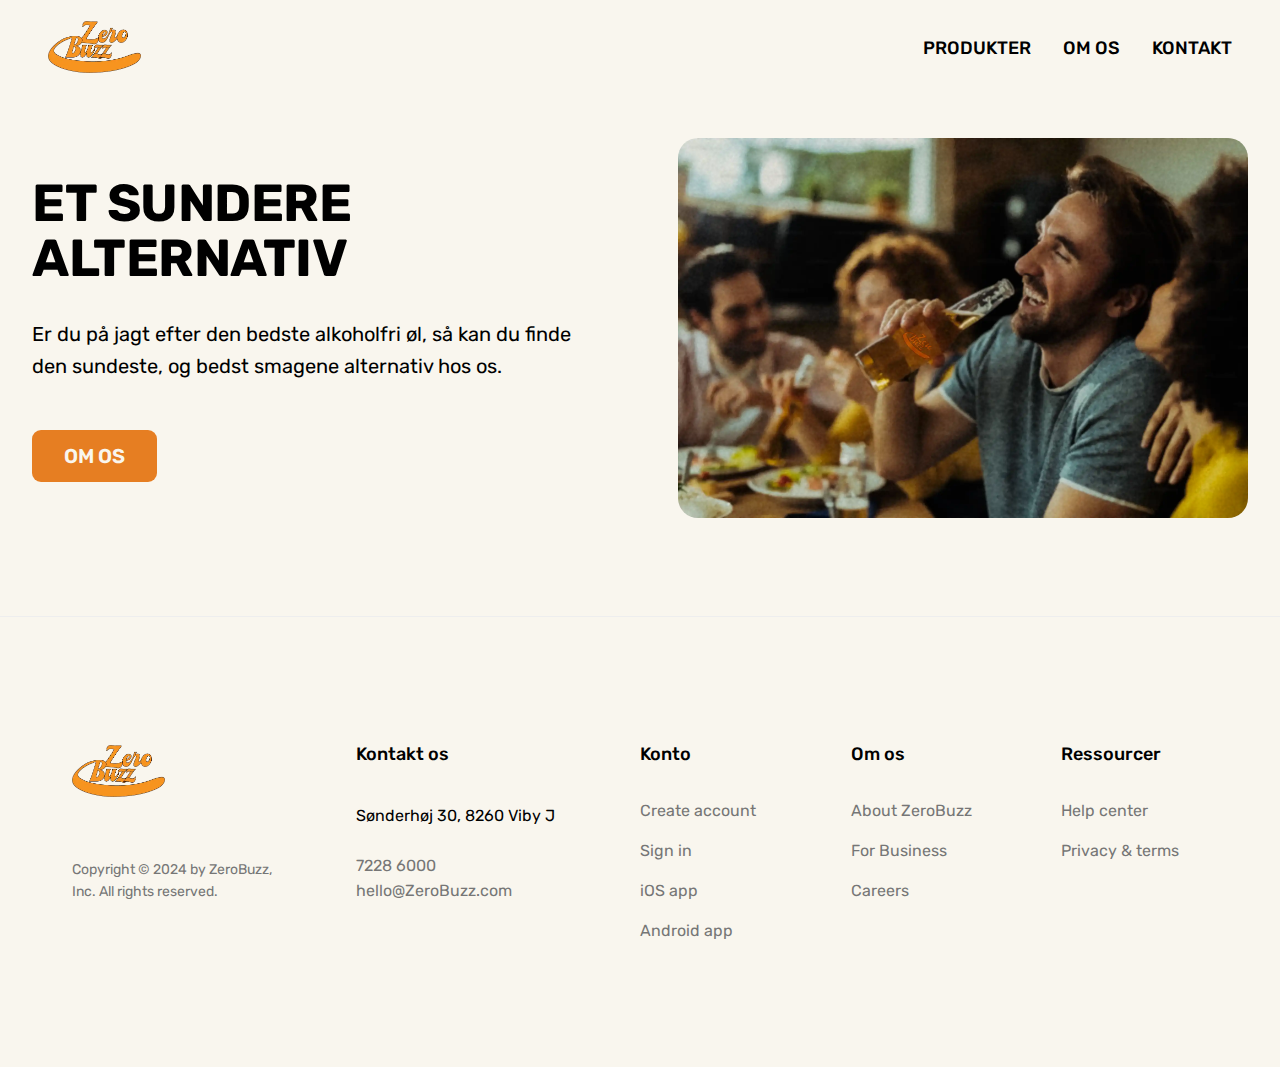
<file: index.html>
<!DOCTYPE html>
<html lang="en">
  <head>
    <meta charset="UTF-8">
    <meta name="viewport" content="width=device-width, initial-scale=1.0">
    <meta name="description" 
    content="Discover the finest alcohol-free beers at ZeroBuzz Brew. 
    Crafted with premium ingredients, our brews offer the full flavor of traditional beer without the alcohol. 
    Perfect for any occasion. Shop now!">


    <link rel="preconnect" href="https://fonts.gstatic.com">
    <link
      href="https://fonts.googleapis.com/css2?family=Rubik:wght@400;500;600;700&display=swap"
      rel="stylesheet">

    <link rel="stylesheet" href="css/style.css" >


    <title>ZeroBuzz Brew</title>
  </head>
<body>

  <!-- Header -->
    <header class="header nav-open">
      <a href="index.html">
        <img class="logo" src="img/Logo/Asset-3.webp" alt="ZeroBuzz Brew logo">
      </a>

      <nav class="main-nav">
        <ul class="sidebar">
          <li onclick=hideSidebar()><a href="#"><svg xmlns="http://www.w3.org/2000/svg" height="26" viewBox="0 96 960 960" width="26"><path d="m249 849-42-42 231-231-231-231 42-42 231 231 231-231 42 42-231 231 231 231-42 42-231-231-231 231Z"/></svg></a></li>
          <li><a class="main-nav-link" href="produkter.html">PRODUKTER</a></li>
          <li><a class="main-nav-link" href="omos.html">OM OS</a></li>
          <li><a class="main-nav-link" href="kontakt.html">KONTAKT</a></li>
        </ul>
        
        <ul class="main-nav-list">
          <li><a class="main-nav-link hideOnMobile" href="produkter.html">PRODUKTER</a></li>
          <li><a class="main-nav-link hideOnMobile" href="omos.html">OM OS</a></li>
          <li><a class="main-nav-link hideOnMobile" href="kontakt.html">KONTAKT</a></li>
          <li class="menu-button" onclick=showSidebar()><a href="#"><svg xmlns="http://www.w3.org/2000/svg" height="26" viewBox="0 96 960 960" width="26"><path d="M120 816v-60h720v60H120Zm0-210v-60h720v60H120Zm0-210v-60h720v60H120Z"/></svg></a></li>
        </ul>
      </nav>

    </header>

<!-- main -->
    <main>
      <section class="section-hero">
        <section class="hero">
          <section class="hero-text-box">
             <h1 class="heading-primary">ET SUNDERE ALTERNATIV</h1>
               <p class="hero-description">
                 Er du på jagt efter den bedste alkoholfri øl, så kan du finde den
                 sundeste, og bedst smagene alternativ hos os.
               </p>

              <a href="omos.html" class="btn btn--outline">OM OS</a>
          </section>

          <section class="hero-img-box">
             <img
              src="img/hero/premium_photo-1661434686191-d4695d9396f0.webp"
              class="hero-img"
              alt="Man enjoying food and his alkoholfree beer">
          </section>
        </section>
      </section>


    </main>
    <footer class="footer">
      <div class="container grid grid--footer">
        <div class="logo-col">
          <a href="index.html" class="footer-logo">
            <img class="logo" src="img/Logo/Asset-3.webp" alt="ZeroBuzz Brew logo">
          </a>

          <ul class="social-links">
            <li>
              <a class="footer-link" href="#"
                ><ion-icon class="social-icon" name="logo-instagram"></ion-icon
              ></a>
            </li>
            <li>
              <a class="footer-link" href="#"
                ><ion-icon class="social-icon" name="logo-facebook"></ion-icon
              ></a>
            </li>
            <li>
              <a class="footer-link" href="#"
                ><ion-icon class="social-icon" name="logo-twitter"></ion-icon
              ></a>
            </li>
          </ul>

          <p class="copyright">
            Copyright &copy; 2024 by ZeroBuzz, Inc. All rights reserved.
          </p>
        </div>
        <div class="address-col">
          <p class="footer-heading">Kontakt os</p>
          <address class="contacts">
            <p class="address">Sønderhøj 30, 8260 Viby J</p>
            <p>
              <a class="footer-link" href="tel:72-28-60-00">7228 6000</a
              ><br>
              <a class="footer-link" href="mailto:hello@ZeroBuzz.com"
                >hello@ZeroBuzz.com</a
              >
            </p>
          </address>
        </div>
        <nav class="nav-col">
          <p class="footer-heading">Konto</p>
          <ul class="footer-nav">
            <li><a class="footer-link" href="#">Create account</a></li>
            <li><a class="footer-link" href="#">Sign in</a></li>
            <li><a class="footer-link" href="#">iOS app</a></li>
            <li><a class="footer-link" href="#">Android app</a></li>
          </ul>
        </nav>

        <nav class="nav-col">
          <p class="footer-heading">Om os</p>
          <ul class="footer-nav">
            <li><a class="footer-link" href="#">About ZeroBuzz</a></li>
            <li><a class="footer-link" href="#">For Business</a></li>
            <li><a class="footer-link" href="#">Careers</a></li>
          </ul>
        </nav>

        <nav class="nav-col">
          <p class="footer-heading">Ressourcer</p>
          <ul class="footer-nav">
            <li><a class="footer-link" href="#">Help center</a></li>
            <li><a class="footer-link" href="#">Privacy & terms</a></li>
          </ul>
        </nav>
      </div>
    </footer>
<!-- script for burger menu bar -->
    <script>
      function showSidebar(){
        const sidebar = document.querySelector('.sidebar')
        sidebar.style.display = 'flex'
      }
      function hideSidebar(){
        const sidebar = document.querySelector('.sidebar')
        sidebar.style.display = 'none'
      }
    </script>


</body>
</html>
</file>
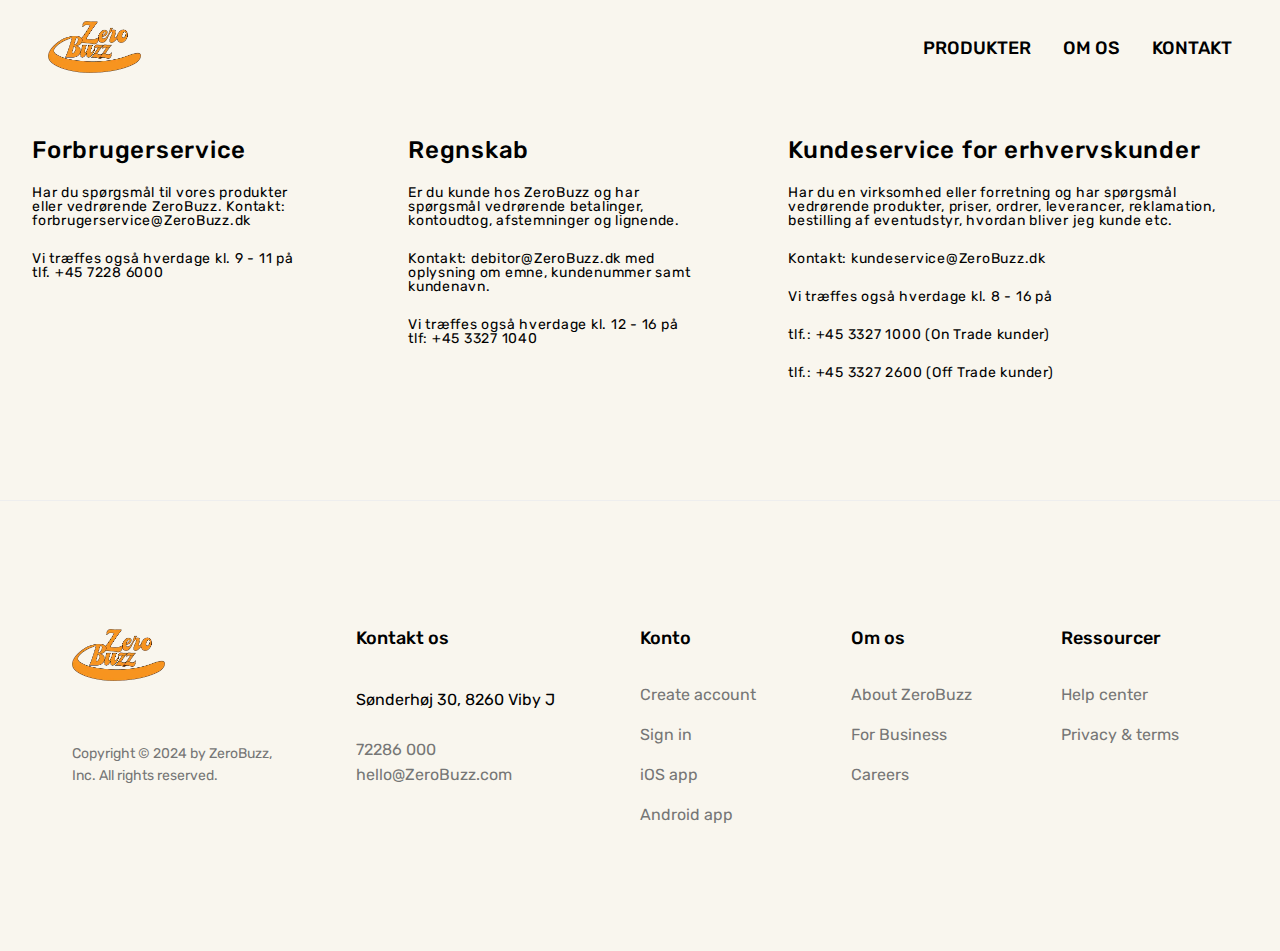
<file: kontakt.html>
<!DOCTYPE html>
<html lang="en">
<head>
  <meta charset="UTF-8">
  <meta name="viewport" content="width=device-width, initial-scale=1.0">
  <meta name="description" content="ZeroBuzz Brew kontakt information">


  <link rel="preconnect" href="https://fonts.gstatic.com">
  <link
    href="https://fonts.googleapis.com/css2?family=Rubik:wght@400;500;600;700&display=swap"
    rel="stylesheet">

  <link rel="stylesheet" href="css/style.css" >

  <title>ZeroBuzz Brew kontakt</title>

</head>
<body>
  <header class="header nav-open">
    <a href="index.html">
      <img class="logo" src="img/Logo/Asset-3.webp" alt="ZeroBuzz Brew logo">
    </a>

    <nav class="main-nav">
      <ul class="sidebar">
        <li onclick=hideSidebar()><a href="#"><svg xmlns="http://www.w3.org/2000/svg" height="26" viewBox="0 96 960 960" width="26"><path d="m249 849-42-42 231-231-231-231 42-42 231 231 231-231 42 42-231 231 231 231-42 42-231-231-231 231Z"/></svg></a></li>
        <li><a class="main-nav-link-hide" href="produkter.html">PRODUKTER</a></li>
        <li><a class="main-nav-link-hide" href="omos.html">OM OS</a></li>
        <li><a class="main-nav-link-hide" href="kontakt.html">KONTAKT</a></li>
      </ul>
      <ul class="main-nav-list">
        <li><a class="main-nav-link hideOnMobile" href="produkter.html">PRODUKTER</a></li>
        <li><a class="main-nav-link hideOnMobile" href="omos.html">OM OS</a></li>
        <li><a class="main-nav-link hideOnMobile" href="kontakt.html">KONTAKT</a></li>
        <li class="menu-button" onclick=showSidebar()><a href="#"><svg xmlns="http://www.w3.org/2000/svg" height="26" viewBox="0 96 960 960" width="26"><path d="M120 816v-60h720v60H120Zm0-210v-60h720v60H120Zm0-210v-60h720v60H120Z"/></svg></a></li>
      </ul>
    </nav>

  </header>



<section class="info-section">
  <div class="info-box">
    <div class="info-Forbrugerservice">

      <h2>Forbrugerservice</h2>
      <p>Har du spørgsmål til vores produkter eller vedrørende ZeroBuzz.
        Kontakt: forbrugerservice@ZeroBuzz.dk</p>
        <p>Vi træffes også hverdage kl. 9 - 11 på tlf. +45 7228 6000</p>


    </div>

  <div class="info-Regnskab">
   <h2>Regnskab</h2>
   <p>Er du kunde hos ZeroBuzz og har spørgsmål vedrørende betalinger, kontoudtog, afstemninger og lignende.</p>
   <p>Kontakt: debitor@ZeroBuzz.dk med oplysning om emne, kundenummer samt kundenavn.</p>
   <p>Vi træffes også hverdage kl. 12 - 16 på tlf:
    +45 3327 1040</p>
  </div>

  <div class="info-Kundeservice">
    <h2>Kundeservice for erhvervskunder</h2>
        <p>Har du en virksomhed eller forretning og har spørgsmål vedrørende 
           produkter, priser, ordrer, leverancer, reklamation, bestilling af eventudstyr, hvordan bliver jeg kunde etc.</p>
        <p>Kontakt: kundeservice@ZeroBuzz.dk</p>
        <p>Vi træffes også hverdage kl. 8 - 16 på</p>
        <p>tlf.: +45 3327 1000 (On Trade kunder)</p>
        <p>tlf.: +45 3327 2600 (Off Trade kunder)</p>

    </div>
  </div>
</section>


<footer class="footer">
  <div class="container grid grid--footer">
    <div class="logo-col">
          <a href="index.html" class="footer-logo">
            <img class="logo" src="img/Logo/Asset-3.webp" alt="ZeroBuzz Brew logo">
          </a>

          <ul class="social-links">
            <li>
              <a class="footer-link" href="#"
                ><ion-icon class="social-icon" name="logo-instagram"></ion-icon
              ></a>
            </li>
            <li>
              <a class="footer-link" href="#"
                ><ion-icon class="social-icon" name="logo-facebook"></ion-icon
              ></a>
            </li>
            <li>
              <a class="footer-link" href="#"
                ><ion-icon class="social-icon" name="logo-twitter"></ion-icon
              ></a>
            </li>
          </ul>

          <p class="copyright">
            Copyright &copy; 2024 by ZeroBuzz, Inc. All rights reserved.
          </p>
        </div>
        <div class="address-col">
          <p class="footer-heading">Kontakt os</p>
          <address class="contacts">
            <p class="address">Sønderhøj 30, 8260 Viby J</p>
            <p>
              <a class="footer-link" href="tel:72-28-60-00">72286 000</a
              ><br>
              <a class="footer-link" href="mailto:hello@ZeroBuzz.com"
                >hello@ZeroBuzz.com</a
              >
            </p>
          </address>
        </div>
        <nav class="nav-col">
          <p class="footer-heading">Konto</p>
          <ul class="footer-nav">
            <li><a class="footer-link" href="#">Create account</a></li>
            <li><a class="footer-link" href="#">Sign in</a></li>
            <li><a class="footer-link" href="#">iOS app</a></li>
            <li><a class="footer-link" href="#">Android app</a></li>
          </ul>
        </nav>

        <nav class="nav-col">
          <p class="footer-heading">Om os</p>
          <ul class="footer-nav">
            <li><a class="footer-link" href="#">About ZeroBuzz</a></li>
            <li><a class="footer-link" href="#">For Business</a></li>
            <li><a class="footer-link" href="#">Careers</a></li>
          </ul>
        </nav>

        <nav class="nav-col">
          <p class="footer-heading">Ressourcer</p>
          <ul class="footer-nav">
            <li><a class="footer-link" href="#">Help center</a></li>
            <li><a class="footer-link" href="#">Privacy & terms</a></li>
          </ul>
        </nav>
      </div>
    </footer>
    <!-- script for burger menu bar -->
    <script>
      function showSidebar(){
        const sidebar = document.querySelector('.sidebar')
        sidebar.style.display = 'flex'
      }
      function hideSidebar(){
        const sidebar = document.querySelector('.sidebar')
        sidebar.style.display = 'none'
      }
    </script>
</body>
</html>
</file>
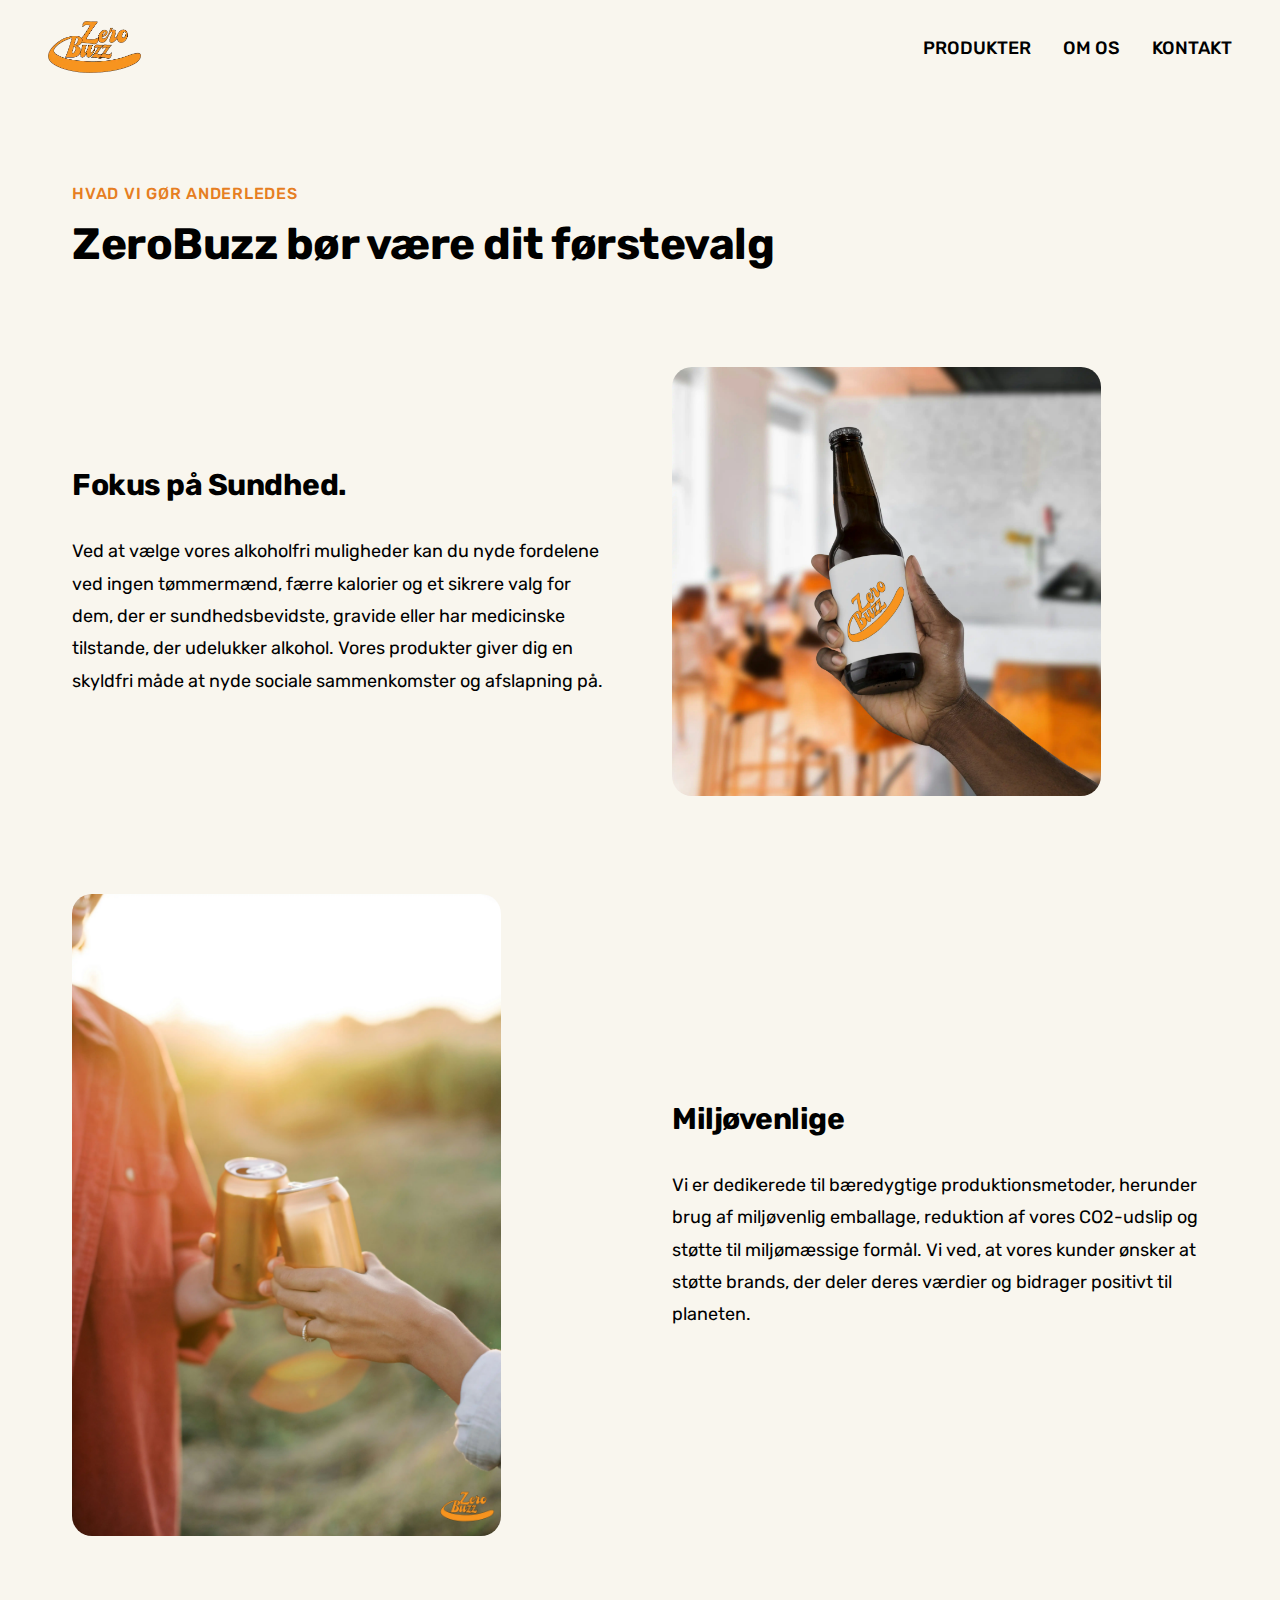
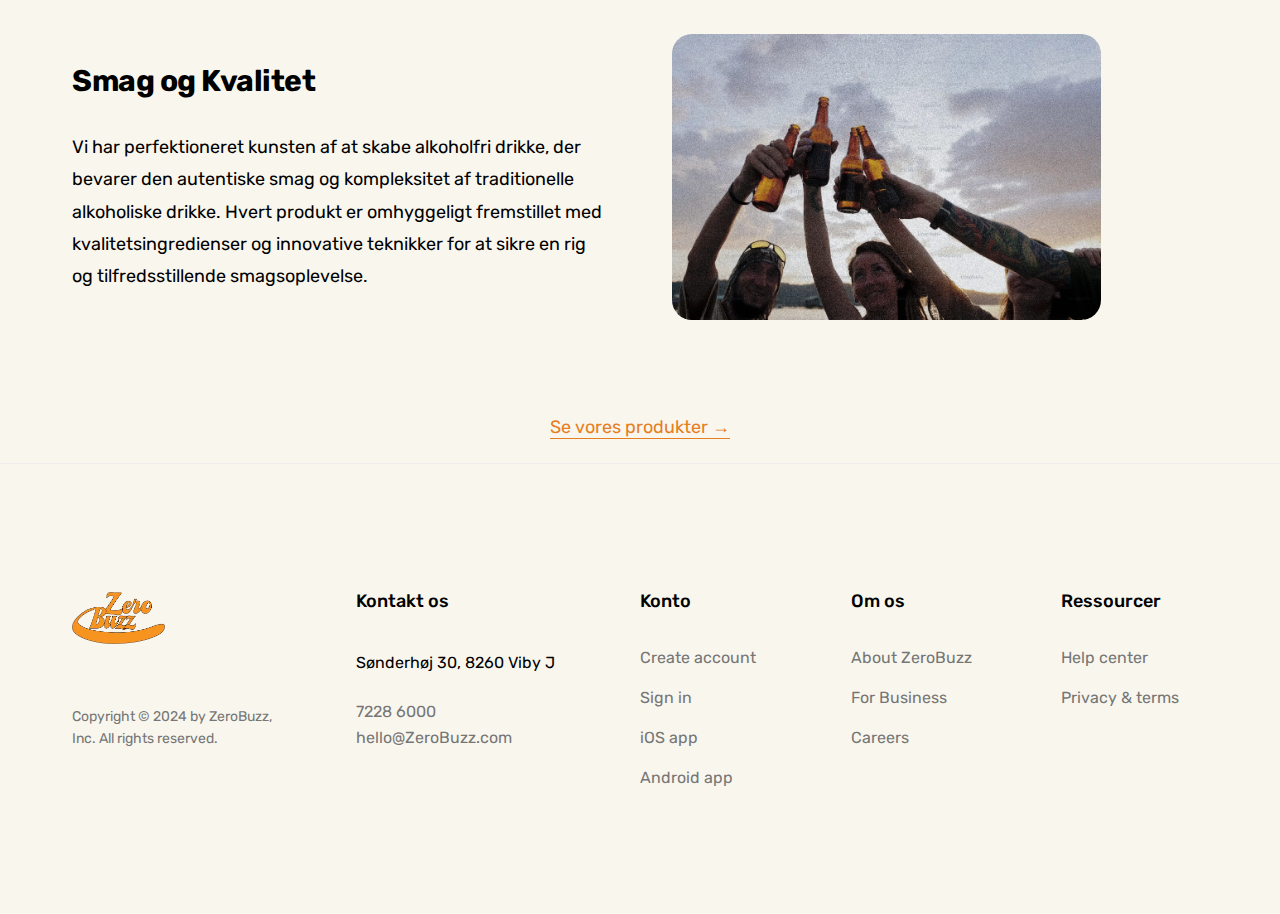
<file: omos.html>
<!DOCTYPE html>
<html lang="en">
  <head>
    <meta charset="UTF-8">
    <meta name="viewport" content="width=device-width, initial-scale=1.0">
    <meta name="description" 
    content="we are deeply committed to environmental sustainability. 
    We believe that great beer should not come at the expense of our planet. 
    Here are some of the ways we are working to minimize our environmental impact">


    <link rel="preconnect" href="https://fonts.gstatic.com">
    <link
      href="https://fonts.googleapis.com/css2?family=Rubik:wght@400;500;600;700&display=swap"
      rel="stylesheet">

    <link rel="stylesheet" href="css/style.css" >

    <title>ZeroBuzz Brew Om-os</title>
  </head>
<body>

    <header class="header nav-open">
      <a href="index.html">
        <img class="logo" src="img/Logo/Asset-3.webp" alt="ZeroBuzz Brew logo">
      </a>

      <nav class="main-nav">
        <ul class="sidebar">
          <li onclick=hideSidebar()><a href="#"><svg xmlns="http://www.w3.org/2000/svg" height="26" viewBox="0 96 960 960" width="26"><path d="m249 849-42-42 231-231-231-231 42-42 231 231 231-231 42 42-231 231 231 231-42 42-231-231-231 231Z"/></svg></a></li>
          <li><a class="main-nav-link-hide" href="produkter.html">PRODUKTER</a></li>
          <li><a class="main-nav-link-hide" href="omos.html">OM OS</a></li>
          <li><a class="main-nav-link-hide" href="kontakt.html">KONTAKT</a></li>
        </ul>
        <ul class="main-nav-list">
          <li><a class="main-nav-link hideOnMobile" href="produkter.html">PRODUKTER</a></li>
          <li><a class="main-nav-link hideOnMobile" href="omos.html">OM OS</a></li>
          <li><a class="main-nav-link hideOnMobile" href="kontakt.html">KONTAKT</a></li>
          <li class="menu-button" onclick=showSidebar()><a href="#"><svg xmlns="http://www.w3.org/2000/svg" height="26" viewBox="0 96 960 960" width="26"><path d="M120 816v-60h720v60H120Zm0-210v-60h720v60H120Zm0-210v-60h720v60H120Z"/></svg></a></li>
        </ul>
      </nav>



    </header>
    


    <main>
<!-- OM OS SECTION -->
      <section class="section-how">
        <div class="container">
          <span class="subheading">hvad vi gør anderledes</span>
          <h2 class="heading-secondary">
            ZeroBuzz bør være dit førstevalg
          </h2>
        </div>
<!-- DEL 1  -->
        <div class="container grid grid--2-cols grid--center-v">
          <div class="step-text-box">
            <h3 class="heading-tertiary">Fokus på Sundhed.</h3>
            <p class="step-description">
              Ved at vælge vores alkoholfri muligheder kan du nyde fordelene ved ingen tømmermænd, 
              færre kalorier og et sikrere valg for dem, 
              der er sundhedsbevidste, gravide eller har medicinske tilstande, der udelukker alkohol. 
              Vores produkter giver dig en skyldfri måde at nyde sociale sammenkomster og afslapning på.
            </p>
          </div>
          <div class="step-img-box">
            <img
              src="img/om-os/anomaly-krf2UjxxTfs-unsplash.webp"
              class="step-img"
              alt="picture of ZeroBuzz beer">
          </div>
<!-- DEL 2  -->

          <div class="step-img-box">
            <img
              src="img/om-os/muddlers-canned-cocktails-v1EwQqhYyks-unsplash.webp"
              class="step-img"
              alt="enjoy a can of ZeroBuzz while in nature" >
          </div>
          
          <div class="step-text-box">
            <h3 class="heading-tertiary">Miljøvenlige</h3>
            <p class="step-description">
              Vi er dedikerede til bæredygtige produktionsmetoder, herunder brug af miljøvenlig emballage, 
              reduktion af vores CO2-udslip og støtte til miljømæssige formål. Vi ved, 
              at vores kunder ønsker at støtte brands, der deler deres værdier og bidrager positivt til planeten.
            </p>
          </div>
<!-- DEL 3  -->

          <div class="step-text-box">
            <h3 class="heading-tertiary">Smag og Kvalitet</h3>
            <p class="step-description">
              Vi har perfektioneret kunsten af at skabe alkoholfri drikke, 
              der bevarer den autentiske smag og kompleksitet af traditionelle alkoholiske drikke. 
              Hvert produkt er omhyggeligt fremstillet med kvalitetsingredienser
              og innovative teknikker for at sikre en rig og tilfredsstillende smagsoplevelse.
            </p>
          </div>
          <div class="step-img-box">
            <img
              src="img/om-os/premium_photo-1683121541367-eeb807eddb03.webp"
              class="step-img"
              alt="group of friends enjoying ZeroBuzz beer" >
          </div>
        </div>
        <!-- BTN TIL PRODUKT SIDEN -->
      </section>
      <div class="vores-produkter">
        <a href="produkter.html" class="link">Se vores produkter &rarr;</a>
      </div>



<!-- FOOTER -->
    </main>
    <footer class="footer">
      <div class="container grid grid--footer">
        <div class="logo-col">
          <a href="index.html" class="footer-logo">
            <img class="logo" src="img/Logo/Asset-3.webp" alt="ZeroBuzz Brew logo">
          </a>

          <ul class="social-links">
            <li>
              <a class="footer-link" href="#"
                ><ion-icon class="social-icon" name="logo-instagram"></ion-icon
              ></a>
            </li>
            <li>
              <a class="footer-link" href="#"
                ><ion-icon class="social-icon" name="logo-facebook"></ion-icon
              ></a>
            </li>
            <li>
              <a class="footer-link" href="#"
                ><ion-icon class="social-icon" name="logo-twitter"></ion-icon
              ></a>
            </li>
          </ul>

          <p class="copyright">
            Copyright &copy; 2024 by ZeroBuzz, Inc. All rights reserved.
          </p>
        </div>
        <div class="address-col">
          <p class="footer-heading">Kontakt os</p>
          <address class="contacts">
            <p class="address">Sønderhøj 30, 8260 Viby J</p>
            <p>
              <a class="footer-link" href="tel:72-28-60-00">7228 6000</a
              ><br>
              <a class="footer-link" href="mailto:hello@ZeroBuzz.com"
                >hello@ZeroBuzz.com</a
              >
            </p>
          </address>
        </div>
        <nav class="nav-col">
          <p class="footer-heading">Konto</p>
          <ul class="footer-nav">
            <li><a class="footer-link" href="#">Create account</a></li>
            <li><a class="footer-link" href="#">Sign in</a></li>
            <li><a class="footer-link" href="#">iOS app</a></li>
            <li><a class="footer-link" href="#">Android app</a></li>
          </ul>
        </nav>

        <nav class="nav-col">
          <p class="footer-heading">Om os</p>
          <ul class="footer-nav">
            <li><a class="footer-link" href="#">About ZeroBuzz</a></li>
            <li><a class="footer-link" href="#">For Business</a></li>
            <li><a class="footer-link" href="#">Careers</a></li>
          </ul>
        </nav>

        <nav class="nav-col">
          <p class="footer-heading">Ressourcer</p>
          <ul class="footer-nav">
            <li><a class="footer-link" href="#">Help center</a></li>
            <li><a class="footer-link" href="#">Privacy & terms</a></li>
          </ul>
        </nav>
      </div>
    </footer>
    <!-- script for burger menu bar -->
    <script>
      function showSidebar(){
        const sidebar = document.querySelector('.sidebar')
        sidebar.style.display = 'flex'
      }
      function hideSidebar(){
        const sidebar = document.querySelector('.sidebar')
        sidebar.style.display = 'none'
      }
    </script>
</body>
</html>
</file>
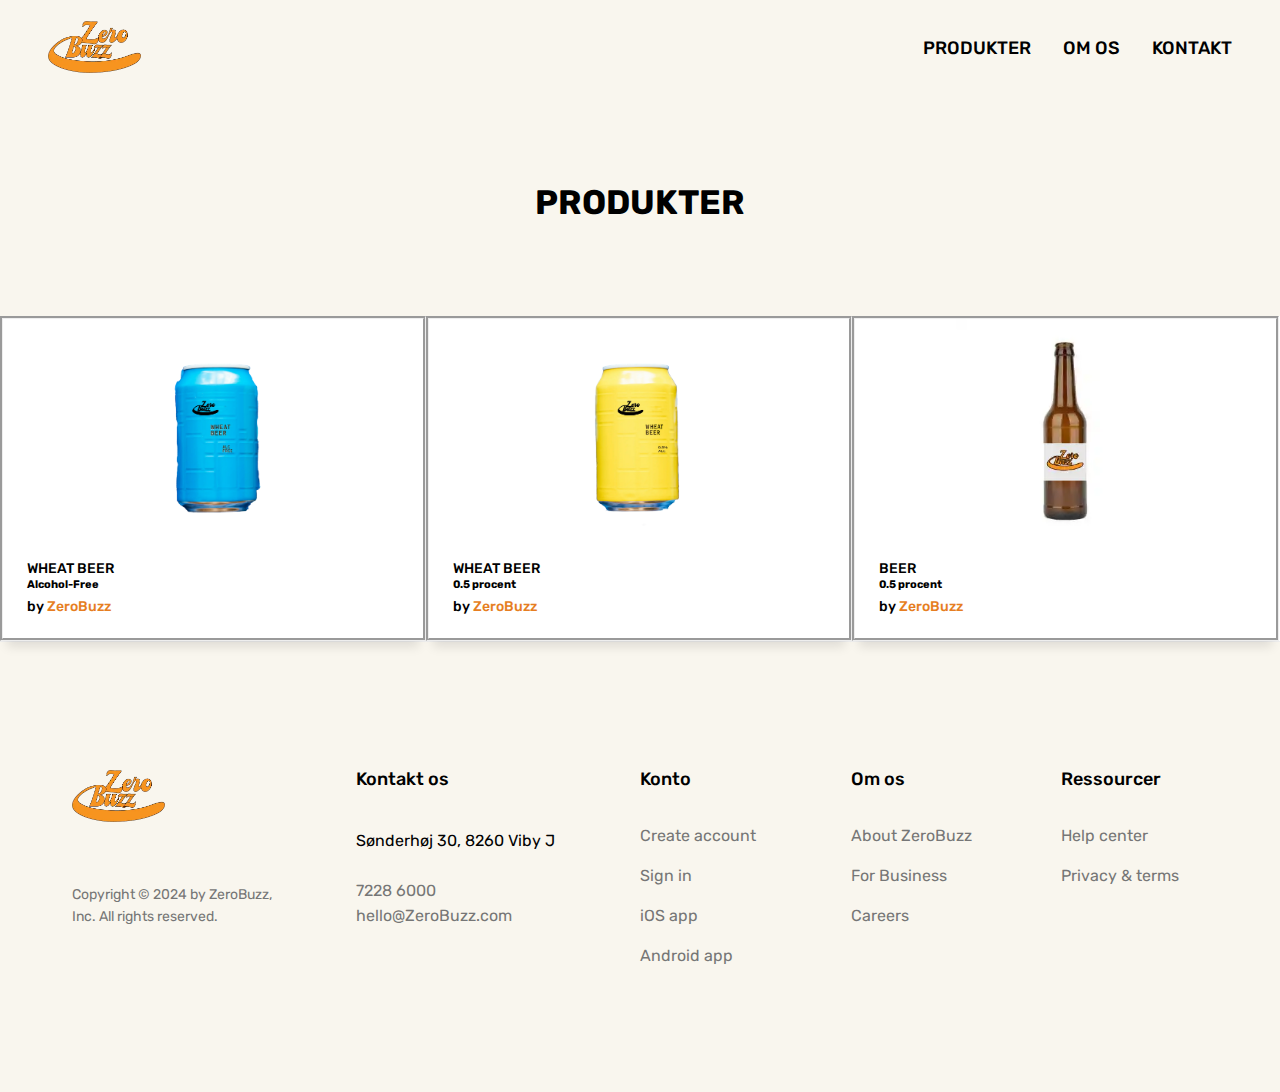
<file: produkter.html>
<!DOCTYPE html>
<html lang="en">
  <head>
    <meta charset="UTF-8">
    <meta name="viewport" content="width=device-width, initial-scale=1.0">
    <meta name="description" content="ZeroBuzz Brew produkter alcohol-free">


    <link rel="preconnect" href="https://fonts.gstatic.com">
    <link
      href="https://fonts.googleapis.com/css2?family=Rubik:wght@400;500;600;700&display=swap"
      rel="stylesheet">

    <link rel="stylesheet" href="css/style.css">
    <link rel="stylesheet" href="css/modal.css">


    <title>ZeroBuzz Brew produkter</title>
  </head>
<body>
    <header class="header nav-open">
      <a href="index.html">
        <img class="logo" src="img/Logo/Asset-3.webp" alt="ZeroBuzz Brew logo">
      </a>

      <nav class="main-nav">
        <ul class="sidebar">
          <li onclick=hideSidebar()><a href="#"><svg xmlns="http://www.w3.org/2000/svg" height="26" viewBox="0 96 960 960" width="26"><path d="m249 849-42-42 231-231-231-231 42-42 231 231 231-231 42 42-231 231 231 231-42 42-231-231-231 231Z"/></svg></a></li>
          <li><a class="main-nav-link-hide" href="produkter.html">PRODUKTER</a></li>
          <li><a class="main-nav-link-hide" href="omos.html">OM OS</a></li>
          <li><a class="main-nav-link-hide" href="kontakt.html">KONTAKT</a></li>
        </ul>
        <ul class="main-nav-list">
          <li><a class="main-nav-link hideOnMobile" href="produkter.html">PRODUKTER</a></li>
          <li><a class="main-nav-link hideOnMobile" href="omos.html">OM OS</a></li>
          <li><a class="main-nav-link hideOnMobile" href="kontakt.html">KONTAKT</a></li>
          <li class="menu-button" onclick=showSidebar()><a href="#"><svg xmlns="http://www.w3.org/2000/svg" height="26" viewBox="0 96 960 960" width="26"><path d="M120 816v-60h720v60H120Zm0-210v-60h720v60H120Zm0-210v-60h720v60H120Z"/></svg></a></li>
        </ul>
      </nav>

    </header>


    <main>

      <section class="section-how">
        <div class="container"></div>
          <h1 class="heading-secondary-2"> PRODUKTER</h1>
      </section>

      <section class="cards">
        <article class="card button open-button" >
          <!-- <button class="button open-button"></button> -->
          <img src="img/produkter/markus-spiske-qhgtBITGZeI-unsplash.webp" alt=" blue wheat-beer can that is Alcohol-Free" class="p-img" >
            <a href="#" class="card_link" ></a>
            <div class="card__info">
              <span class="card__category">wheat Beer</span>
              <h3 class="card__title">Alcohol-Free</h3>
              <span class="card__by">by <a href="#" class="card__author" title="author">ZeroBuzz</a>        
              </span>

                    <!-- fra denne vid - https://www.youtube.com/watch?v=TAB_v6yBXIE -->
          </div>
        </article>
        <dialog class="modal" id="modal">
          <h1 class="pop-main">Wheat beer</h1>
          <div class="pop-p">
            <p id="p-wheat">Vores Wheat Beer Alcohol-Free er en udsøgt alkoholfri øl, der bevarer alle de klassiske kvaliteter, som kendetegner en traditionel hvedeøl. Perfekt til dem, der ønsker at nyde en lækker og forfriskende øl uden alkoholens påvirkning. </p>
            <h1 class="pop-main">Ernæring</h1>
            <div id="p-Ernæring">
              <p>Kalorier: 25 kcal</p>
              <p>Kulhydrater: 5 g</p>
              <p>Heraf sukkerarter: 0.5 g</p>
              <p>Fedt: 0 g</p>
              <p>Protein: 0.5 g</p>
              <p>Salt: 0 g</p>
            </div>

          </div>

          <button class="button close-button">close</button>           
          <img src="img/Logo/Asset-3.webp" alt="zerobuzz-logo" id="poplogo">

          <form class="form" method="dialog">
          </form>
        
        </dialog>
          
          
        <article class="card ">
          <img src="img/produkter/markus-spiske-qhgtBITGZeI-yellow-unsplash.webp" alt="yellow wheat-beer can with 0.5 Alcohol" class="p-img">
          <a href="#" class="card_link"></a>
          <div class="card__info">
            <span class="card__category">wheat Beer</span>
            <h3 class="card__title">0.5 procent</h3>
            <span class="card__by">by <a href="#" class="card__author" title="author">ZeroBuzz</a></span>
          </div>
        </article>  
        


        <article class="card">
          <img src="img/produkter/Asset-4.webp" alt="Alcohol-Free beer bottle" class="p-img">
          <a href="#" class="card_link"></a>
          <div class="card__info-3">
            <span class="card__category">Beer</span>
            <h3 class="card__title">0.5 procent</h3>
            <span class="card__by">by <a href="#" class="card__author" title="author">ZeroBuzz</a></span>
          </div>
        </article>  



      </section>


    </main>
    <footer class="footer">
      <div class="container grid grid--footer">
        <div class="logo-col">
          <a href="index.html" class="footer-logo">
            <img class="logo" src="img/Logo/Asset-3.webp" alt="ZeroBuzz Brew logo">
          </a>

          <ul class="social-links">
            <li>
              <a class="footer-link" href="#"
                ><ion-icon class="social-icon" name="logo-instagram"></ion-icon
              ></a>
            </li>
            <li>
              <a class="footer-link" href="#"
                ><ion-icon class="social-icon" name="logo-facebook"></ion-icon
              ></a>
            </li>
            <li>
              <a class="footer-link" href="#"
                ><ion-icon class="social-icon" name="logo-twitter"></ion-icon
              ></a>
            </li>
          </ul>

          <p class="copyright">
            Copyright &copy; 2024 by ZeroBuzz, Inc. All rights reserved.
          </p>
        </div>
        <div class="address-col">
          <p class="footer-heading">Kontakt os</p>
          <address class="contacts">
            <p class="address">Sønderhøj 30, 8260 Viby J</p>
            <p>
              <a class="footer-link" href="tel:72-28-60-00">7228 6000</a
              ><br>
              <a class="footer-link" href="mailto:hello@ZeroBuzz.com"
                >hello@ZeroBuzz.com</a
              >
            </p>
          </address>
        </div>
        <nav class="nav-col">
          <p class="footer-heading">Konto</p>
          <ul class="footer-nav">
            <li><a class="footer-link" href="#">Create account</a></li>
            <li><a class="footer-link" href="#">Sign in</a></li>
            <li><a class="footer-link" href="#">iOS app</a></li>
            <li><a class="footer-link" href="#">Android app</a></li>
          </ul>
        </nav>

        <nav class="nav-col">
          <p class="footer-heading">Om os</p>
          <ul class="footer-nav">
            <li><a class="footer-link" href="#">About ZeroBuzz</a></li>
            <li><a class="footer-link" href="#">For Business</a></li>
            <li><a class="footer-link" href="#">Careers</a></li>
          </ul>
        </nav>

        <nav class="nav-col">
          <p class="footer-heading">Ressourcer</p>
          <ul class="footer-nav">
            <li><a class="footer-link" href="#">Help center</a></li>
            <li><a class="footer-link" href="#">Privacy & terms</a></li>
          </ul>
        </nav>
      </div>
    </footer>

    <!-- script for burger menu bar -->
    <script>
      function showSidebar(){
        const sidebar = document.querySelector('.sidebar')
        sidebar.style.display = 'flex'
      }
      function hideSidebar(){
        const sidebar = document.querySelector('.sidebar')
        sidebar.style.display = 'none'
      }
    </script>

    <script>
    const modal = document.querySelector("#modal");
      const openModal = document.querySelector(".open-button");
      const closeModal = document.querySelector(".close-button");
      
      openModal.addEventListener("click", () => {
        modal.showModal();  
      });
      
      closeModal.addEventListener("click", () => {
        modal.close();
      });</script>

  </body>
</html>
</file>
<file: css/style.css>
/* HEADER */

.header {
  display: flex;
  justify-content: space-between;
  align-items: center;
  height: 9.6rem;
  padding: 0 4.8rem;
  position: fixed;
  width: 100%;
  z-index: 1;
  background-color: #F9F6EE;
}

.logo {
  height: 5.2rem;

}

/* nav */

.main-nav-list {
  list-style: none;
  display: flex;
  align-items: center;
  gap: 3.2rem;
}

.main-nav-link:link,
.main-nav-link:visited {
  text-decoration: none;
  color: #000000;
  font-weight: 500;
  font-size: 1.8rem;
  transition: all 0.3s;
}

.main-nav-link:hover,
.main-nav-link:active {
  color: #cf711f;
  background-color: #F9F6EE;
}


/* hero section */

.section-hero {
  padding: 4.8rem 0 9.6rem 0;
}

.hero {
  max-width: 130rem;
  margin: 0 auto;
  padding: 0 3.2rem;
  display: grid;
  grid-template-columns: 1fr 1fr;
  gap: 9.6rem;
  align-items: center;
  margin-top:  9rem;
}

.hero-description {
  font-size: 2rem;
  line-height: 1.6;
  margin-bottom: 4.8rem;
}

.hero-img {
  width: 57rem;
  height: auto;
  border-radius: 20px;
  
}

/* om os section */

.section-how {
  padding: 9.6rem 0;
  margin-top:  9rem;

}

.step-description {
  font-size: 1.8rem;
  line-height: 1.8;
}

.step-img {
  width: 80%;
  border-radius: 20px;
}

.vores-produkter {
  text-align: center;
  font-size: 1.8rem;
  margin-bottom: 2.4rem;
}

/* footer */

.footer {
  padding: 12.8rem 0;
  border-top: 1px solid #eee;
}

.grid--footer {
  grid-template-columns: 1.5fr 1.5fr 1fr 1fr 1fr;
}

.logo-col {
  display: flex;
  flex-direction: column;
}

.footer-logo {
  display: block;
  margin-bottom: 3.2rem;
}

.social-links {
  list-style: none;
  display: flex;
  gap: 2.4rem;
}

.social-icon {
  height: 2.4rem;
  width: 2.4rem;
}

.copyright {
  font-size: 1.4rem;
  line-height: 1.6;
  color: #767676;
  margin-top: 2.8rem;
}

.footer-heading {
  font-size: 1.8rem;
  font-weight: 500;
  margin-bottom: 4rem;
}

.contacts {
  font-style: normal;
  font-size: 1.6rem;
  line-height: 1.6;
}

.address {
  margin-bottom: 2.4rem;
}

.footer-nav {
  list-style: none;
  display: flex;
  flex-direction: column;
  gap: 2.4rem;
}

.footer-link:link,
.footer-link:visited {
  text-decoration: none;
  font-size: 1.6rem;
  color: #767676;
  transition: all 0.3s;
}

.footer-link:hover,
.footer-link:active {
  color: #555;
}

/**************************/
/* KONTAKT PAGE */
/**************************/

.info-section{
  padding: 4.8rem 0 9.6rem 0;
  
}

.info-box{
  max-width: 130rem;
  margin: 0 auto;
  padding: 0 3.2rem;
  display: flex;
  gap: 9.6rem;
  align-items: first baseline;
  justify-content: space-around;
  margin-top:  9rem;

}
.info-box h2{
  margin-bottom: 2.4rem;
  font-size: 2.4rem;
  letter-spacing: 0.75px;
  font-weight: 500;
}

.info-box p{
  margin-bottom: 2.4rem;
  font-size: 1.4rem;
  letter-spacing: 0.75px;
}


* {
  padding: 0;
  margin: 0;
  box-sizing: border-box;
}

html {
  font-size: 62.5%;
  overflow-x: hidden;
  background-color:#F9F6EE;

}

body {
  font-family: "Rubik", sans-serif;
  line-height: 1;
  font-weight: 400;
  color: #000000;
  overflow-x: hidden;

}


.container {
  max-width: 120rem;
  padding: 0 3.2rem;
  margin: 0 auto;
}

.grid {
  display: grid;
  column-gap: 6.4rem;
  row-gap: 9.6rem;

}

.grid--2-cols {
  grid-template-columns: repeat(2, 1fr);
}


.grid--center-v {
  align-items: center;
}

.heading-primary,
.heading-secondary,
.heading-tertiary {
  font-weight: 700;
  color: #000000;
  letter-spacing: -0.5px;
}

.heading-primary {
  font-size: 5.2rem;
  line-height: 1.05;
  margin-bottom: 3.2rem;
}

.heading-secondary {
  font-size: 4.4rem;
  line-height: 1.2;
  margin-bottom: 9.6rem;
}

.heading-tertiary {
  font-size: 3rem;
  line-height: 1.2;
  margin-bottom: 3.2rem;
}

.subheading {
  display: block;
  font-size: 1.6rem;
  font-weight: 500;
  color: #e67e22;
  text-transform: uppercase;
  margin-bottom: 1.6rem;
  letter-spacing: 0.75px;
}


/*OMOS btn på FORSIDEN  */
.btn,
.btn:link,
.btn:visited {
  display: inline-block;

  text-decoration: none;
  font-size: 2rem;
  font-weight: 600;
  padding: 1.6rem 3.2rem;
  border-radius: 9px;

  border: none;
  cursor: pointer;
  font-family: inherit;
  transition: all 0.3s;
}

.btn--outline:link,
.btn--outline:visited {
  background-color: #e67e22;
  color: #F9F6EE;
}

.btn--outline:hover,
.btn--outline:active {
  background-color: #cf711f;
}


.link:link,
.link:visited {
  display: inline-block;
  color: #e67e22;
  text-decoration: none;
  border-bottom: 1px solid currentColor;
  padding-bottom: 2px;
  transition: all 0.3s;
}

.link:hover,
.link:active {
  color: #cf711f;
  border-bottom: 1px solid transparent;
}

.list {
  list-style: none;
  display: flex;
  flex-direction: column;
  gap: 1.6rem;
}

.list-item {
  font-size: 1.8rem;
  display: flex;
  align-items: center;
  gap: 1.6rem;
}

.list-icon {
  width: 3rem;
  height: 3rem;
  color: #e67e22;
}

/* til produkt reksten */
.heading-secondary-2{
  font-size: 3.4rem;
  display: flex;
  justify-content: center;
  margin-bottom: 0rem;
}


/* billeder og tekst af produkter */

.cards {
    display: flex;
    align-items: center;
    background-color: white;
}


.card {
  width: 33.3%;
  box-shadow: 0px 13px 10px -7px rgba(0, 0, 0,0.1);
  cursor: pointer;
  border-style: groove;

}

/* .p-img{
  margin-left: 33.3%;
    height: 225px;
  } */

.card img{
object-fit: scale-down;
width: 100%;
height: 25vh;
}


.card__info {
  /* margin-left: 20%; */
  background-color: #fff;
  border-bottom-left-radius: 12px;
border-bottom-right-radius: 12px;
   padding: 16px 24px 24px 24px;
}

.card__info-3 {
  /* margin-left: 20%; */
  background-color: #fff;
  border-bottom-left-radius: 12px;
border-bottom-right-radius: 12px;
   padding: 16px 24px 24px 24px;
}


.card__category {
    text-transform: uppercase;
    font-size: 1.4rem;
    font-weight: 500;
    color: #000000;
  }

.card__title {
  font-size: 1.1rem;
    margin-bottom: 10px;
    margin-top: 3px;

}

.card__by {
  font-size: 1.4rem;
  font-weight: 500;
}

.card__author {
    font-size: 1.4rem;
    text-decoration: none;
    color:  #e67e22;
  }

.card {
    transition: all .5s linear;
    outline-offset: 0;
    transform: scale(1);

  }

.card:hover {
  transition: all .5s linear;
  outline-offset: 0;
  transform: scale(.98);
}



  /* burger */

  .sidebar{
    width: 100%;
    font-size: 2rem;
    list-style: none;
    display: flex;
    justify-content: flex-end;
    align-items: center;
  }
  .sidebar li{
    height: 50px;
  }

  .sidebar a{
    height: 100%;
    padding: 0 30px;
    text-decoration: none;
    display: flex;
    align-items: center;
    color: black;
    flex-direction: row-reverse;
  }

nav a:hover{
  background-color: #f0f0f0;
}
nav li:first-child{
  margin-right: auto;
}
  
  .sidebar{
    position: fixed;
    top: 0; 
    right: 0;
    height: 100vh;
    width: 40rem;
    background-color: rgba(255, 255, 255, 0.15);
    backdrop-filter: blur(60px);
    box-shadow: -10px 0 10px rgba(0, 0, 0, 0.1);
    list-style: none;
    flex-direction: column;
    align-items: flex-start;
    justify-content: flex-start;
  }
  .sidebar li{
    width: 100%;
  }
  .sidebar a{
    width: 100%;
  }
  .menu-button{    display: none;
  }

/* scrool bar */

::-webkit-scrollbar {
  width: 5px;
}
::-webkit-scrollbar-thumb {
  background: #e67e22;
}




/* mobile  */





@media(max-width: 28em) {

  /* forside tekst og billede responsive */


.heading-primary{
font-size: 3.6rem;
display: flex;
justify-content: center;

}

.hero{
  display: grid;

}

/* .hero-img{width: 80%;} */

.hero-img-box {
  display: grid;
  justify-content: center;
}

.hero-img{
  width: 32rem;
}

.hero-text-box{
  display: grid;
align-items: center;
justify-items: center;

}

.hero-description{
font-size: 1.6rem;
  display: grid;
  align-items: center;
  justify-items: center;
  inline-size: auto;
}


/* footer responsive */

.grid{    column-gap: 3.2rem;
}

.grid--footer {
  grid-template-columns: repeat(6, 1fr);
}

.logo-col,
.address-col {
  grid-column: span 3;
}

.nav-col {
  grid-row: 1;
  grid-column: span 2;
  margin-bottom: 3.2rem;
}

/* kontakt side responsive */

.info-box{
display: flex;
flex-wrap: wrap;
gap: 1rem;
}

/* produkt responsive */

.card{box-shadow: none;

}

.cards{
  display: grid;
align-items: center;
justify-items: center;
  gap: 5rem;
}




/* om-os side responsive */

.subheading {
  display: flex;
  justify-content: center;

}
.heading-secondary{
  font-size: 2.8rem;
display: flex;
justify-content: center;
  }

  .heading-tertiary{
    font-size: 2.6rem;
    display: grid;
    justify-items: center;
  }
.step-description{
  font-size: 1.6rem;
}

.step-img-box{
  display: grid;
  justify-items: center;
}

.step-img-box:nth-child(3){
grid-row: 4;

}



.grid--2-cols{
  grid-template-columns: repeat(1, 1fr);
}

/* burger */
.sidebar{
  width: 100%;
  height: 100%;
}

.hideOnMobile{
  display: none;
}


}

@media(max-width:45em){

.cards{flex-direction: column;
  gap: 5rem;

}

.card{
width: 100%;

}

.info-box{
  display: flex;
  flex-wrap: wrap;
  gap: 1rem;
  }


}


@media(max-width:70em){

  .hero-text-box {
    display: grid;
    align-items: center;
    justify-items: center;
  }

  .heading-primary{font-size: 4.2rem;}


  .hero {
    display: grid;
    grid-template-columns: 1fr;
}

.hero-img-box{
  display: grid;
  justify-content: center;

}

.grid--footer {
  grid-template-columns: repeat(6, 1fr);
}

.logo-col,
.address-col {
  grid-column: span 3;
}

.nav-col {
  grid-row: 1;
  grid-column: span 2;
  margin-bottom: 3.2rem;
}

/* burger */
.hideOnMobile{
  display: none;
}
.menu-button{
  display: block;
}
.main-nav-link{display: none;}




}


@media(max-width: 75em) {
  .hero {
    gap: 4.8rem;
}

.hero-description {
  inline-size: 420px;
  overflow-wrap: break-word;
}

.sidebar{display: none;}

}

@media(max-width: 110em){
  .sidebar{display: none;}

  
}
</file>
<file: css/modal.css>
/* alt er taget fra W3BSCHOOLS */


.modal {
padding: 1em;
max-width: 50ch;
border: 0;
position: fixed;
top: 50%;
left: 50%;
transform: translate(-50%, -50%);
width: 80%;
max-width: 45rem;
height: 100%;
max-height: 37rem;
padding: 2rem;
border-radius: 15px;
z-index: 10;
overflow-y: scroll;
  }

  /* .modal::-webkit-scrollbar {
    display: none;
  } */


.modal::backdrop {
  background: rgb(0 0 0 / 0.6);
}

.button {
  cursor: pointer;
  font-weight: 700;
}


.close-button{
  margin-top: 1.6rem;
  padding: .5rem;
  border: none;
}


#poplogo{
float: right;
  height: 3.2rem;
}

.pop-main{
display: flex;
justify-content: center;
font-size: 3rem;
margin-bottom: 1rem;
}

.pop-p{
  font-size: 1.6rem;
  line-height: 1.8;
}

#p-wheat{

    margin-top: 1.6rem;
    padding: .5rem;

}

#p-Ernæring{

  margin-top: 1.6rem;
  padding: .5rem;

}
</file>
